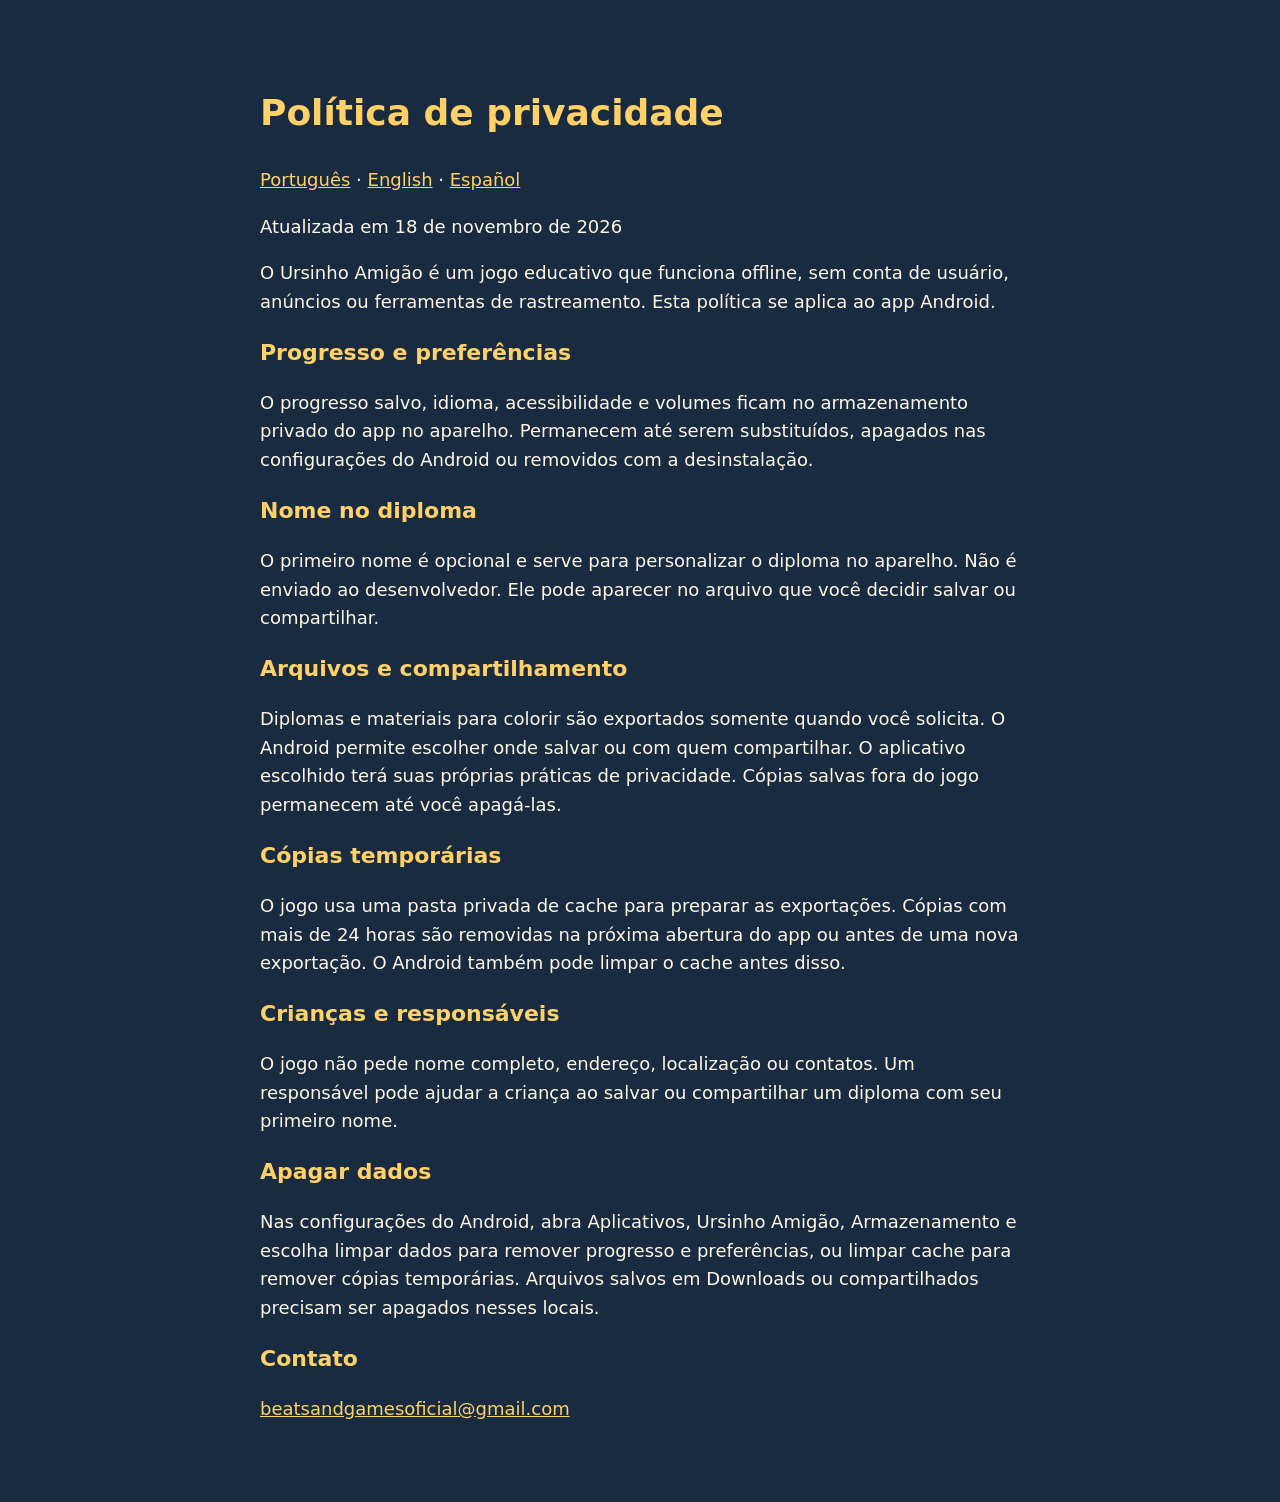
<file: docs/index.html>
<!doctype html><html lang="pt"><meta charset="utf-8"><meta name="viewport" content="width=device-width,initial-scale=1"><title>Política de privacidade — Ursinho Amigão</title><style>body{max-width:760px;margin:40px auto;padding:20px;font:18px/1.6 system-ui;background:#192b40;color:#fff8e7}h1,h2,a{color:#ffd166}h2{font-size:22px}</style><h1>Política de privacidade</h1><nav><a href="Politica-Privacidade-Ursinho-pt.html">Português</a> · <a href="Politica-Privacidade-Ursinho-en.html">English</a> · <a href="Politica-Privacidade-Ursinho-es.html">Español</a></nav><p>Atualizada em 18 de novembro de 2026</p>
<p>O Ursinho Amigão é um jogo educativo que funciona offline, sem conta de usuário, anúncios ou ferramentas de rastreamento. Esta política se aplica ao app Android.</p>
<h2>Progresso e preferências</h2>
<p>O progresso salvo, idioma, acessibilidade e volumes ficam no armazenamento privado do app no aparelho. Permanecem até serem substituídos, apagados nas configurações do Android ou removidos com a desinstalação.</p>
<h2>Nome no diploma</h2>
<p>O primeiro nome é opcional e serve para personalizar o diploma no aparelho. Não é enviado ao desenvolvedor. Ele pode aparecer no arquivo que você decidir salvar ou compartilhar.</p>
<h2>Arquivos e compartilhamento</h2>
<p>Diplomas e materiais para colorir são exportados somente quando você solicita. O Android permite escolher onde salvar ou com quem compartilhar. O aplicativo escolhido terá suas próprias práticas de privacidade. Cópias salvas fora do jogo permanecem até você apagá-las.</p>
<h2>Cópias temporárias</h2>
<p>O jogo usa uma pasta privada de cache para preparar as exportações. Cópias com mais de 24 horas são removidas na próxima abertura do app ou antes de uma nova exportação. O Android também pode limpar o cache antes disso.</p>
<h2>Crianças e responsáveis</h2>
<p>O jogo não pede nome completo, endereço, localização ou contatos. Um responsável pode ajudar a criança ao salvar ou compartilhar um diploma com seu primeiro nome.</p>
<h2>Apagar dados</h2>
<p>Nas configurações do Android, abra Aplicativos, Ursinho Amigão, Armazenamento e escolha limpar dados para remover progresso e preferências, ou limpar cache para remover cópias temporárias. Arquivos salvos em Downloads ou compartilhados precisam ser apagados nesses locais.</p>
<h2>Contato</h2><p><a href="mailto:beatsandgamesoficial@gmail.com">beatsandgamesoficial@gmail.com</a></p></html>
</file>
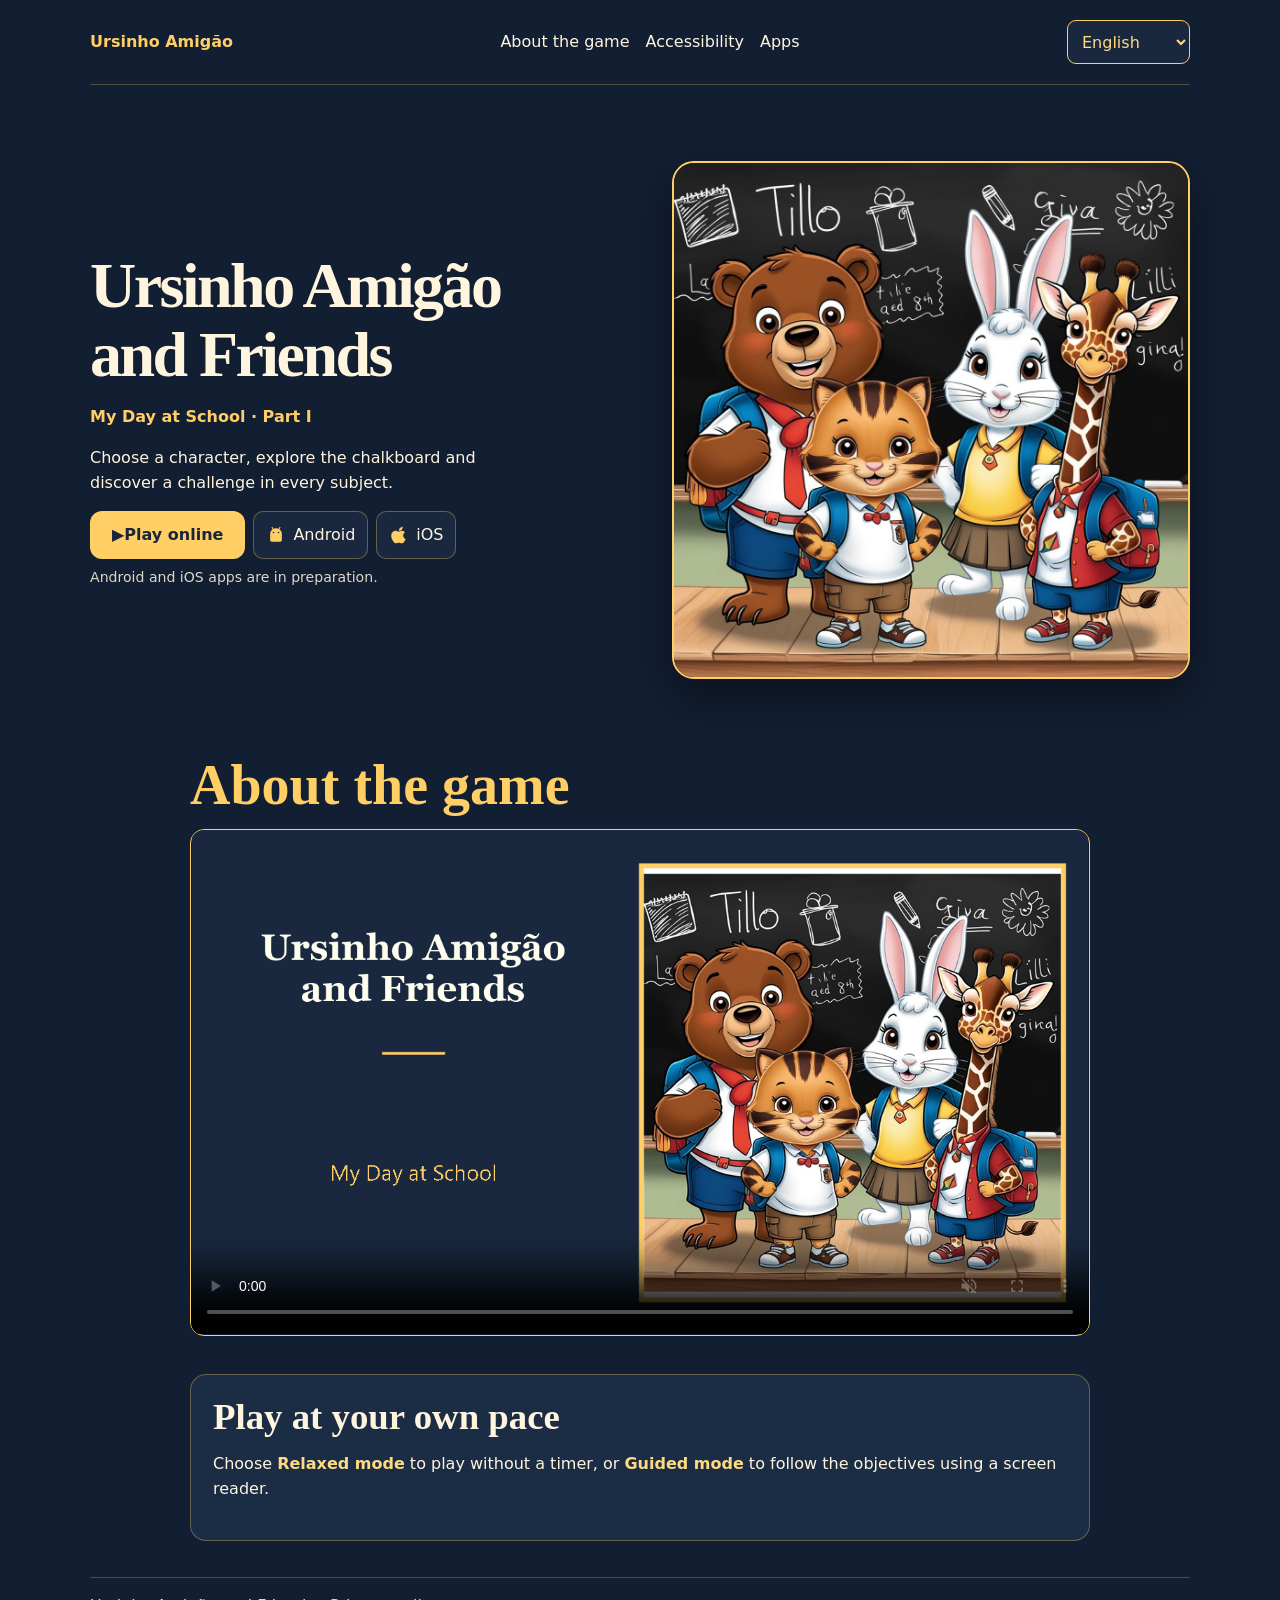
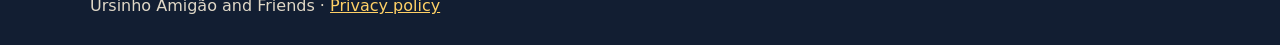
<file: docs/site/index.html>
<!doctype html>
<html lang="pt-BR">
<head>
<meta charset="utf-8">
<meta name="viewport" content="width=device-width,initial-scale=1">
<meta name="description" content="Jogue Ursinho Amigão e Seus Amigos em Meu Dia na Escola.">
<title>Ursinho Amigão e Seus Amigos · Meu Dia na Escola</title>
<style>
*{box-sizing:border-box}html{scroll-behavior:smooth}body{margin:0;background:#121e32;color:#fff5df;font:1rem/1.55 system-ui,sans-serif}a{color:inherit}a:focus-visible{outline:3px solid #fff;outline-offset:4px}header,main,footer{width:min(1100px,calc(100% - 36px));margin:auto}
header{display:flex;align-items:center;justify-content:space-between;gap:16px;padding:20px 0;border-bottom:1px solid #ffcf6640}header strong{color:#ffcf66}nav{display:flex;gap:16px;flex-wrap:wrap}nav a{text-decoration:none}
.hero{display:grid;grid-template-columns:1fr 1fr;gap:clamp(24px,5vw,68px);align-items:center;padding:clamp(30px,7vw,76px) 0}
h1,h2{font-family:Georgia,serif;line-height:1.08;margin:0}h1{font-size:clamp(2.25rem,5vw,4.6rem);letter-spacing:-.04em}h2{font-size:clamp(1.6rem,4vw,2.3rem)}.subtitle{color:#ffcf66;font-weight:700}.hero p{max-width:43ch}.hero img{display:block;width:100%;height:auto;border-radius:22px;border:2px solid #ffcf66;box-shadow:0 18px 44px #0006}
.play{display:inline-flex;align-items:center;min-height:48px;margin-top:10px;padding:10px 22px;background:#ffcf66;color:#18253b;border-radius:12px;font-weight:800;text-decoration:none}.play:hover{background:#ffe19d}
.more{display:grid;grid-template-columns:1fr 1fr;gap:16px;padding-bottom:40px}.more section{border:1px solid #ffcf6655;border-radius:16px;padding:22px;background:#1b2c45}.more p{margin-bottom:0}footer{padding:16px 0 26px;border-top:1px solid #ffcf6640;color:#e0d8c7}
@media(max-width:680px){.hero,.more{grid-template-columns:1fr}.hero img{max-width:450px;margin:auto}header{align-items:flex-start}}
@media(prefers-reduced-motion:reduce){html{scroll-behavior:auto}}
.platforms{display:flex;gap:10px;flex-wrap:wrap;margin-top:14px}.platforms span{display:inline-flex;align-items:center;gap:7px;border:1px solid #ffcf6655;border-radius:10px;padding:7px 11px}.platforms svg{width:20px;height:20px;color:#ffcf66}#trailer{max-width:900px;margin:0 auto 38px}#trailer h2{margin-bottom:14px}#trailer video{display:block;width:100%;aspect-ratio:16/9;background:#101b30;border:1px solid #ffcf66;border-radius:14px}#language{min-height:44px;background:#19283f;color:#ffda80;border:1px solid #ffcf66;border-radius:9px;padding:6px 10px;font:inherit}#trailer h2{color:#ffcf66;font-size:clamp(2rem,6vw,3.5rem);margin-bottom:14px}#trailer p{margin:0 0 14px}#acessibilidade{max-width:900px;margin:0 auto;padding:22px;border:1px solid #ffcf6655;border-radius:16px;background:#1b2c45}.ending{max-width:900px;margin:auto;grid-template-columns:minmax(130px,280px) 1fr}.ending img{border-radius:16px}
@media(max-width:680px){header{flex-wrap:wrap}header nav{order:3;width:100%}.ending{grid-template-columns:1fr}.ending img{max-width:280px}.ending .platforms{justify-content:flex-start}}
.launch-actions{display:flex;align-items:center;gap:8px;flex-wrap:wrap;margin-top:12px}.launch-actions .play,.launch-actions .platforms{margin:0}.launch-actions .platforms{gap:8px}.launch-actions .store-badge{min-height:48px;padding-inline:12px;background:#19283f}.launch-note{font-size:.88rem;color:#e0d8c7;margin:8px 0 0}#acessibilidade{margin-bottom:36px}
#acessibilidade strong{color:#ffda80;font-weight:800}</style>
</head>
<body>
<header><strong>Ursinho Amigão</strong><nav data-label="14" aria-label="Navegação principal"><a href="#trailer" data-i="4">Sobre o jogo</a><a href="#acessibilidade" data-i="5">Acessibilidade</a><a href="#apps" data-i="6">Apps</a></nav><select id="language" aria-label="Português / English / Español"><option value="pt">Português</option><option value="en">English</option><option value="es">Español</option></select></header>
<main>
<section class="hero" id="apps" aria-labelledby="titulo">
<div><h1 id="titulo">Ursinho Amigão<br><span data-i="0">e Seus Amigos</span></h1><p class="subtitle" data-i="1">Meu Dia na Escola · Parte I</p><p data-i="2">Escolha seu personagem, explore a lousa e descubra os desafios de cada matéria com a turma.</p><div class="launch-actions"><a class="play" href="../jogo/">▶ <span data-i="3">Jogar online</span></a><div class="platforms" data-label="15" aria-label="Plataformas em preparação">
<span class="store-badge" aria-disabled="true"><svg viewBox="0 0 24 24" aria-hidden="true"><path fill="currentColor" d="M5 10a7 7 0 0 1 3-5l-1.5-2.2 1-.7L9 4.4a8 8 0 0 1 6 0l1.5-2.3 1 .7L16 5a7 7 0 0 1 3 5v8a2 2 0 0 1-2 2H7a2 2 0 0 1-2-2z"/><circle cx="9" cy="9" r="1" fill="#19283f"/><circle cx="15" cy="9" r="1" fill="#19283f"/></svg> Android</span>
<span class="store-badge" aria-disabled="true"><svg viewBox="0 0 24 24" aria-hidden="true"><path fill="currentColor" d="M16.4 2c.2 1.4-.4 2.7-1.2 3.6-.9.9-2 1.5-3.3 1.4-.1-1.3.5-2.5 1.3-3.4.9-.9 2.2-1.6 3.2-1.6zM20 17c-.4.9-.7 1.3-1.2 2.1-.9 1.4-2.1 2.9-3.6 2.9-1.3 0-1.7-.8-3.4-.8s-2.1.8-3.5.8c-1.5 0-2.6-1.4-3.5-2.8-2.5-3.8-2.8-8.3-.9-10.3 1.2-1.4 2.6-2.1 4-2.1 1.4 0 2.6.9 3.9.9 1.2 0 2-.9 3.8-.9 1.2 0 2.5.6 3.6 1.8-3.2 1.7-2.7 6.6.8 8.4z"/></svg> iOS</span>
</div></div><p class="launch-note" data-i="11">Apps para Android e iOS em preparação.</p></div>
<img src="[data-uri]" width="1120" height="1120" data-alt="12" alt="Ursinho Amigão e seus amigos de uniforme diante da lousa">
</section>
<section id="trailer" aria-labelledby="trailer-titulo"><h2 id="trailer-titulo" data-i="4">Sobre o jogo</h2><video autoplay muted loop playsinline controls preload="metadata" poster="Capa-Trailer-Ursinho.png" data-label="13" aria-label="Trailer do Ursinho Amigão"><source src="Trailer-Ursinho-Amigao.mp4" type="video/mp4"></video></section>
<section id="acessibilidade"><h2 data-i="8">Jogue no seu ritmo</h2><p data-i="9">Escolha o <strong>Modo tranquilo</strong> para jogar sem cronômetro ou o <strong>Modo guiado</strong> para seguir os objetivos com um leitor de tela.</p></section>

</main>
<footer>Ursinho Amigão <span data-i="0">e Seus Amigos</span> · <a id="privacyLink" href="Politica-Privacidade-Ursinho-pt.html" style="color:#ffd166">Política de privacidade</a></footer>
<script>
const translations = {"en":["and Friends","My Day at School · Part I","Choose a character, explore the chalkboard and discover a challenge in every subject.","Play online","About the game","Accessibility","Apps","Watch the 20-second trailer","Play at your own pace","Choose Relaxed mode to play without a timer, or Guided mode to follow the objectives using a screen reader.","Play now","Android and iOS apps are in preparation.","Ursinho Amigão and friends in school uniform in front of the chalkboard","Ursinho Amigão trailer","Main navigation","Platforms in preparation"],"es":["y sus Amigos","Mi Día en la Escuela · Parte I","Elige un personaje, explora la pizarra y descubre los retos de cada materia.","Jugar en línea","Sobre el juego","Accesibilidad","Apps","Mira el tráiler de 20 segundos","Juega a tu ritmo","Elige el Modo tranquilo para jugar sin cronómetro o el Modo guiado para seguir los objetivos con un lector de pantalla.","Juega ahora","Las apps para Android e iOS están en preparación.","Ursinho Amigão y sus amigos con uniforme escolar frente a la pizarra","Tráiler de Ursinho Amigão","Navegación principal","Plataformas en preparación"]};
const picker = document.getElementById('language');
const elements = [...document.querySelectorAll('[data-i], [data-label], [data-alt]')].map(el => {
    const attr = el.dataset.alt ? 'alt' : el.dataset.label ? 'aria-label' : null;
    return {el, attr, key: Number(el.dataset.i ?? el.dataset.label ?? el.dataset.alt), original: attr ? el.getAttribute(attr) : el.textContent};
});
const title = document.title;
function applyLanguage(code) {
    const privacyLink = document.getElementById('privacyLink');
    privacyLink.href = 'Politica-Privacidade-Ursinho-' + code + '.html';
    privacyLink.textContent = {pt: 'Política de privacidade', en: 'Privacy policy', es: 'Política de privacidad'}[code];
    document.documentElement.lang = code === 'pt' ? 'pt-BR' : code;
    for (const {el, attr, key, original} of elements) {
        const value = translations[code]?.[key] ?? original;
        if (attr) el.setAttribute(attr, value);
        else if (key === 9) {
            const names = {pt: ['Modo tranquilo', 'Modo guiado'], en: ['Relaxed mode', 'Guided mode'], es: ['Modo tranquilo', 'Modo guiado']}[code];
            const [intro, rest] = value.split(names[0]);
            const [between, end] = rest.split(names[1]);
            const highlight = name => {
                const strong = document.createElement('strong');
                strong.textContent = name;
                return strong;
            };
            el.replaceChildren(intro, highlight(names[0]), between, highlight(names[1]), end);
        } else el.textContent = value;
    }
    const video = document.querySelector('video');
    const suffix = code === 'pt' ? '' : '-' + code;
    const trailer = 'Trailer-Ursinho-Amigao' + suffix + '.mp4';
    if (video.getAttribute('src') !== trailer) {
        const playing = !video.paused || !video.currentSrc;
        video.src = trailer;
        video.poster = 'Capa-Trailer-Ursinho' + suffix + '.png';
        if (playing && !matchMedia('(prefers-reduced-motion: reduce)').matches) video.play().catch(() => {});
    }
    document.title = code === 'pt' ? title : 'Ursinho Amigão ' + translations[code][0] + ' · ' + translations[code][1];
}
let saved;
try { saved = localStorage.getItem('ursinho-site-language'); } catch {}
const preferred = saved || navigator.language?.slice(0, 2);
picker.value = ['pt', 'en', 'es'].includes(preferred) ? preferred : 'en';
applyLanguage(picker.value);
picker.addEventListener('change', () => {
    applyLanguage(picker.value);
    try { localStorage.setItem('ursinho-site-language', picker.value); } catch {}
});
const video = document.querySelector('video');
if (matchMedia('(prefers-reduced-motion: reduce)').matches) {
    video.autoplay = false;
    video.pause();
}
</script>
</body></html>
</file>
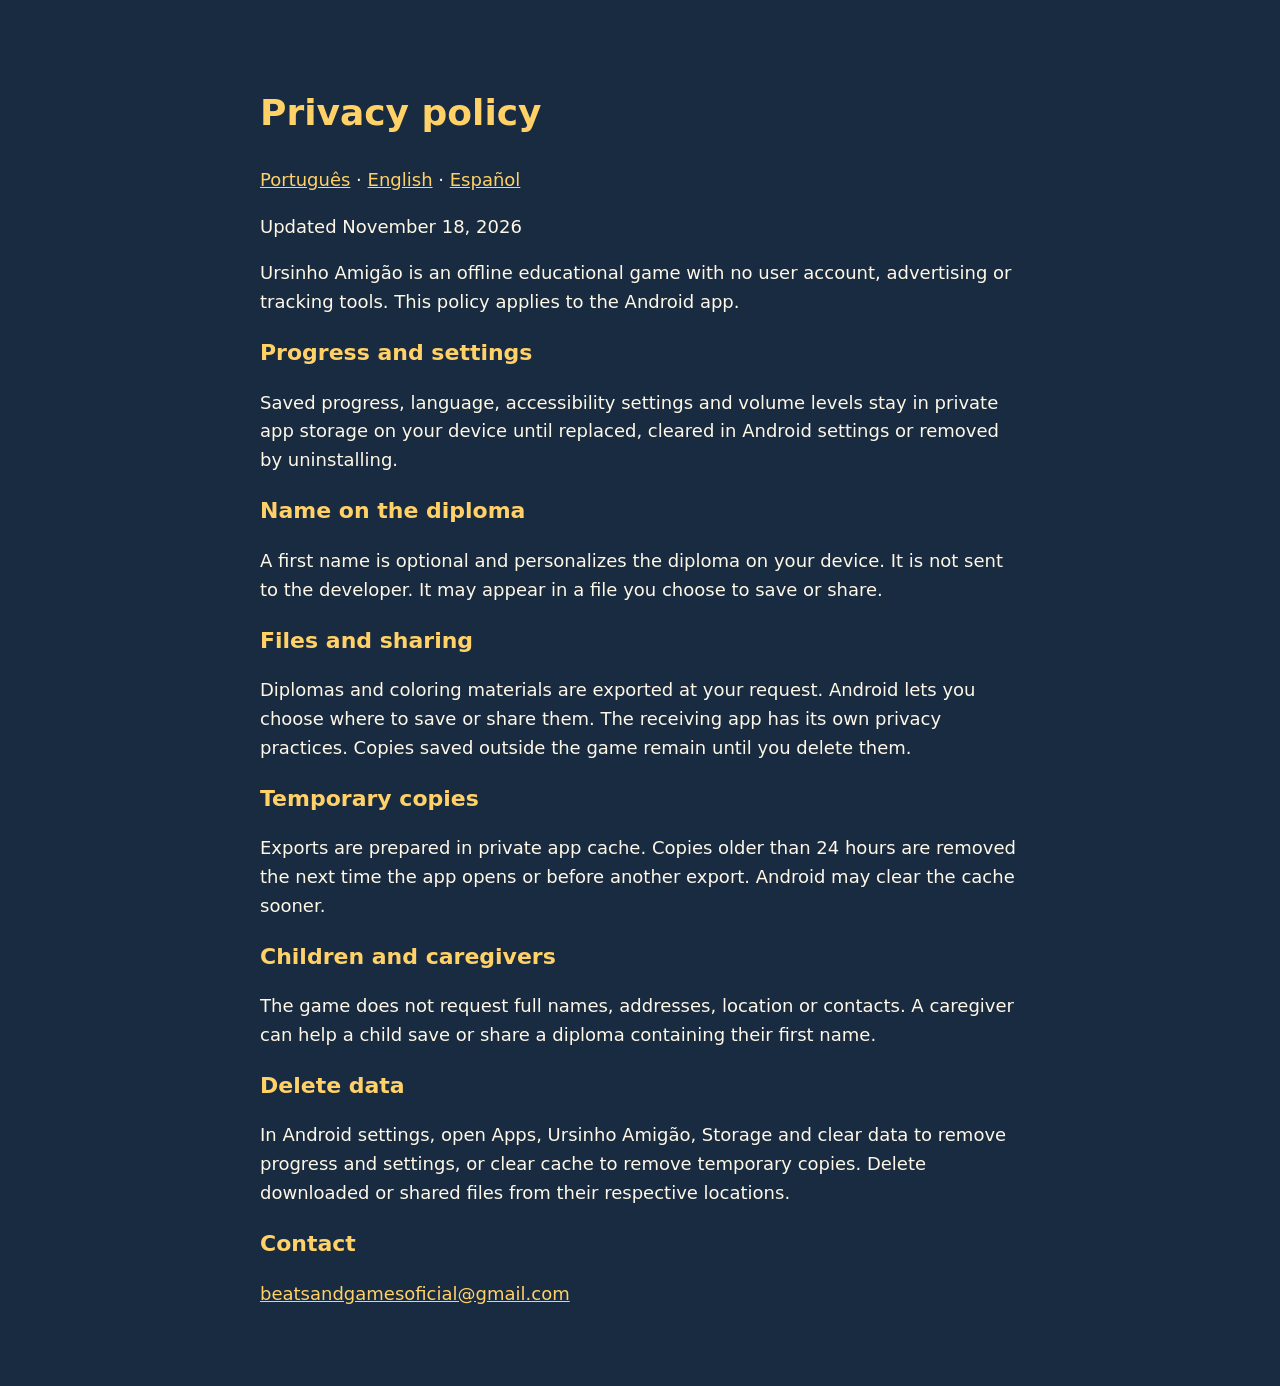
<file: docs/Politica-Privacidade-Ursinho-en.html>
<!doctype html><html lang="en"><meta charset="utf-8"><meta name="viewport" content="width=device-width,initial-scale=1"><title>Privacy policy — Ursinho Amigão</title><style>body{max-width:760px;margin:40px auto;padding:20px;font:18px/1.6 system-ui;background:#192b40;color:#fff8e7}h1,h2,a{color:#ffd166}h2{font-size:22px}</style><h1>Privacy policy</h1><nav><a href="Politica-Privacidade-Ursinho-pt.html">Português</a> · <a href="Politica-Privacidade-Ursinho-en.html">English</a> · <a href="Politica-Privacidade-Ursinho-es.html">Español</a></nav><p>Updated November 18, 2026</p>
<p>Ursinho Amigão is an offline educational game with no user account, advertising or tracking tools. This policy applies to the Android app.</p>
<h2>Progress and settings</h2>
<p>Saved progress, language, accessibility settings and volume levels stay in private app storage on your device until replaced, cleared in Android settings or removed by uninstalling.</p>
<h2>Name on the diploma</h2>
<p>A first name is optional and personalizes the diploma on your device. It is not sent to the developer. It may appear in a file you choose to save or share.</p>
<h2>Files and sharing</h2>
<p>Diplomas and coloring materials are exported at your request. Android lets you choose where to save or share them. The receiving app has its own privacy practices. Copies saved outside the game remain until you delete them.</p>
<h2>Temporary copies</h2>
<p>Exports are prepared in private app cache. Copies older than 24 hours are removed the next time the app opens or before another export. Android may clear the cache sooner.</p>
<h2>Children and caregivers</h2>
<p>The game does not request full names, addresses, location or contacts. A caregiver can help a child save or share a diploma containing their first name.</p>
<h2>Delete data</h2>
<p>In Android settings, open Apps, Ursinho Amigão, Storage and clear data to remove progress and settings, or clear cache to remove temporary copies. Delete downloaded or shared files from their respective locations.</p>
<h2>Contact</h2><p><a href="mailto:beatsandgamesoficial@gmail.com">beatsandgamesoficial@gmail.com</a></p></html>
</file>
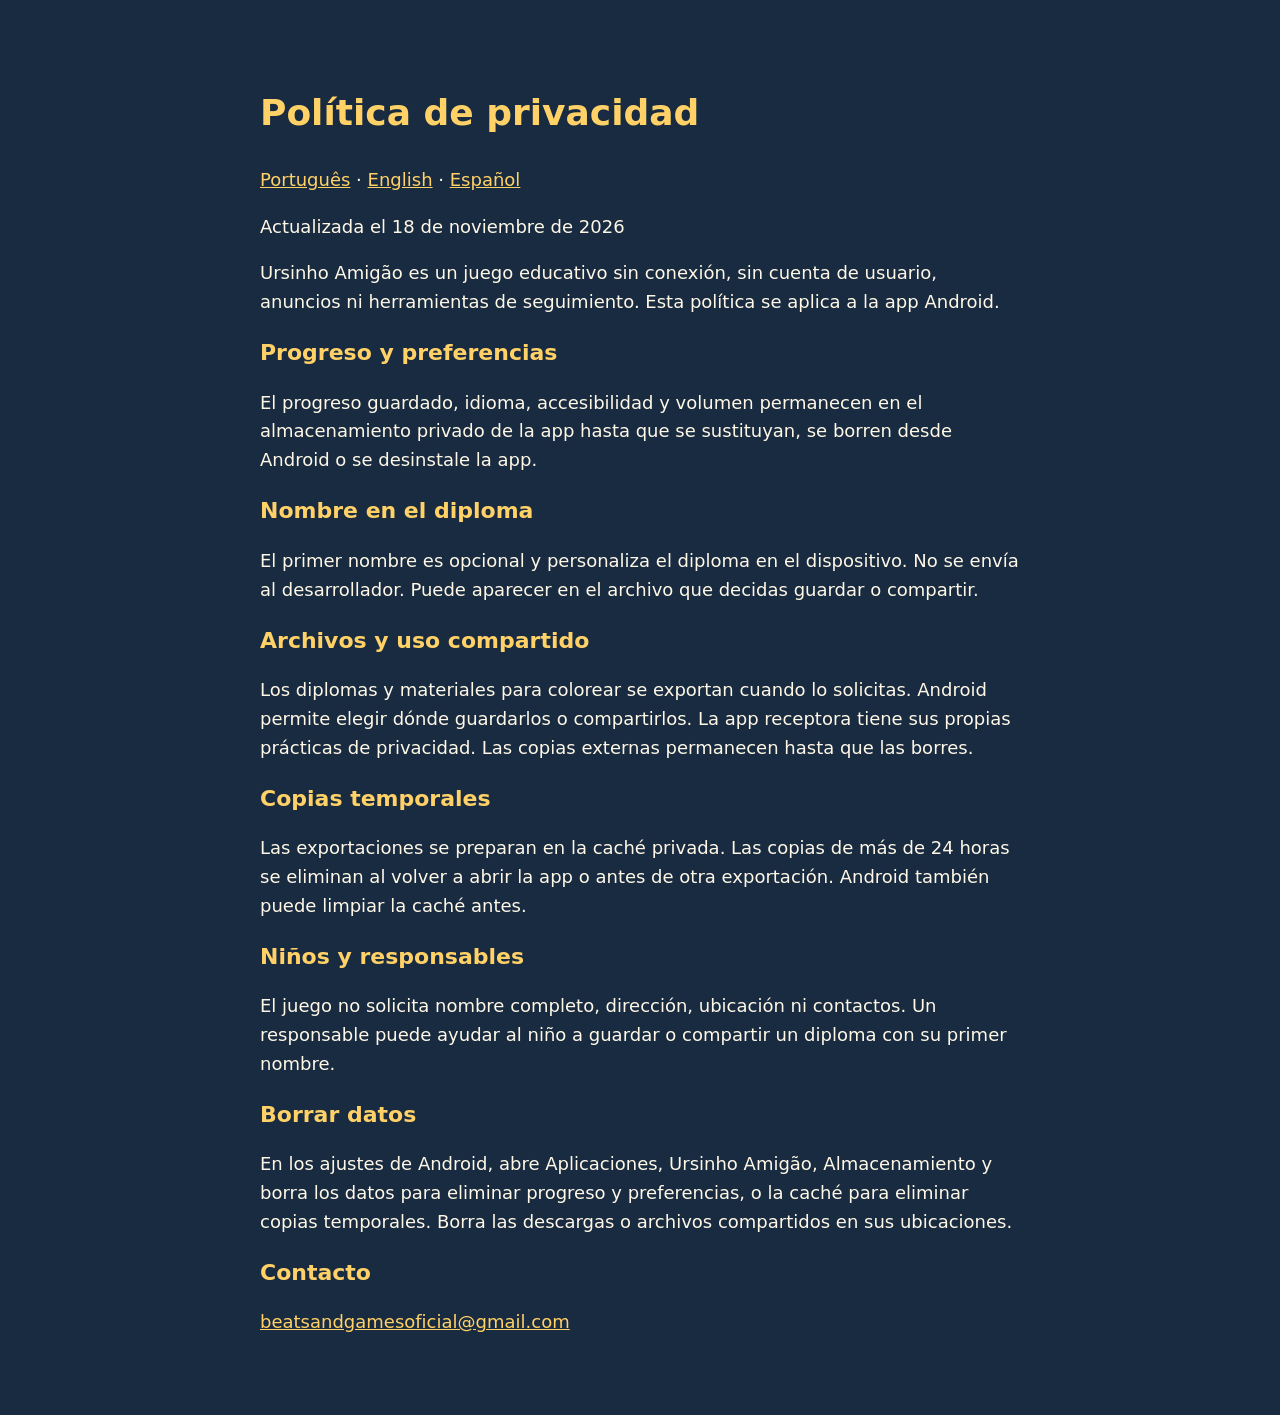
<file: docs/Politica-Privacidade-Ursinho-es.html>
<!doctype html><html lang="es"><meta charset="utf-8"><meta name="viewport" content="width=device-width,initial-scale=1"><title>Política de privacidad — Ursinho Amigão</title><style>body{max-width:760px;margin:40px auto;padding:20px;font:18px/1.6 system-ui;background:#192b40;color:#fff8e7}h1,h2,a{color:#ffd166}h2{font-size:22px}</style><h1>Política de privacidad</h1><nav><a href="Politica-Privacidade-Ursinho-pt.html">Português</a> · <a href="Politica-Privacidade-Ursinho-en.html">English</a> · <a href="Politica-Privacidade-Ursinho-es.html">Español</a></nav><p>Actualizada el 18 de noviembre de 2026</p>
<p>Ursinho Amigão es un juego educativo sin conexión, sin cuenta de usuario, anuncios ni herramientas de seguimiento. Esta política se aplica a la app Android.</p>
<h2>Progreso y preferencias</h2>
<p>El progreso guardado, idioma, accesibilidad y volumen permanecen en el almacenamiento privado de la app hasta que se sustituyan, se borren desde Android o se desinstale la app.</p>
<h2>Nombre en el diploma</h2>
<p>El primer nombre es opcional y personaliza el diploma en el dispositivo. No se envía al desarrollador. Puede aparecer en el archivo que decidas guardar o compartir.</p>
<h2>Archivos y uso compartido</h2>
<p>Los diplomas y materiales para colorear se exportan cuando lo solicitas. Android permite elegir dónde guardarlos o compartirlos. La app receptora tiene sus propias prácticas de privacidad. Las copias externas permanecen hasta que las borres.</p>
<h2>Copias temporales</h2>
<p>Las exportaciones se preparan en la caché privada. Las copias de más de 24 horas se eliminan al volver a abrir la app o antes de otra exportación. Android también puede limpiar la caché antes.</p>
<h2>Niños y responsables</h2>
<p>El juego no solicita nombre completo, dirección, ubicación ni contactos. Un responsable puede ayudar al niño a guardar o compartir un diploma con su primer nombre.</p>
<h2>Borrar datos</h2>
<p>En los ajustes de Android, abre Aplicaciones, Ursinho Amigão, Almacenamiento y borra los datos para eliminar progreso y preferencias, o la caché para eliminar copias temporales. Borra las descargas o archivos compartidos en sus ubicaciones.</p>
<h2>Contacto</h2><p><a href="mailto:beatsandgamesoficial@gmail.com">beatsandgamesoficial@gmail.com</a></p></html>
</file>
